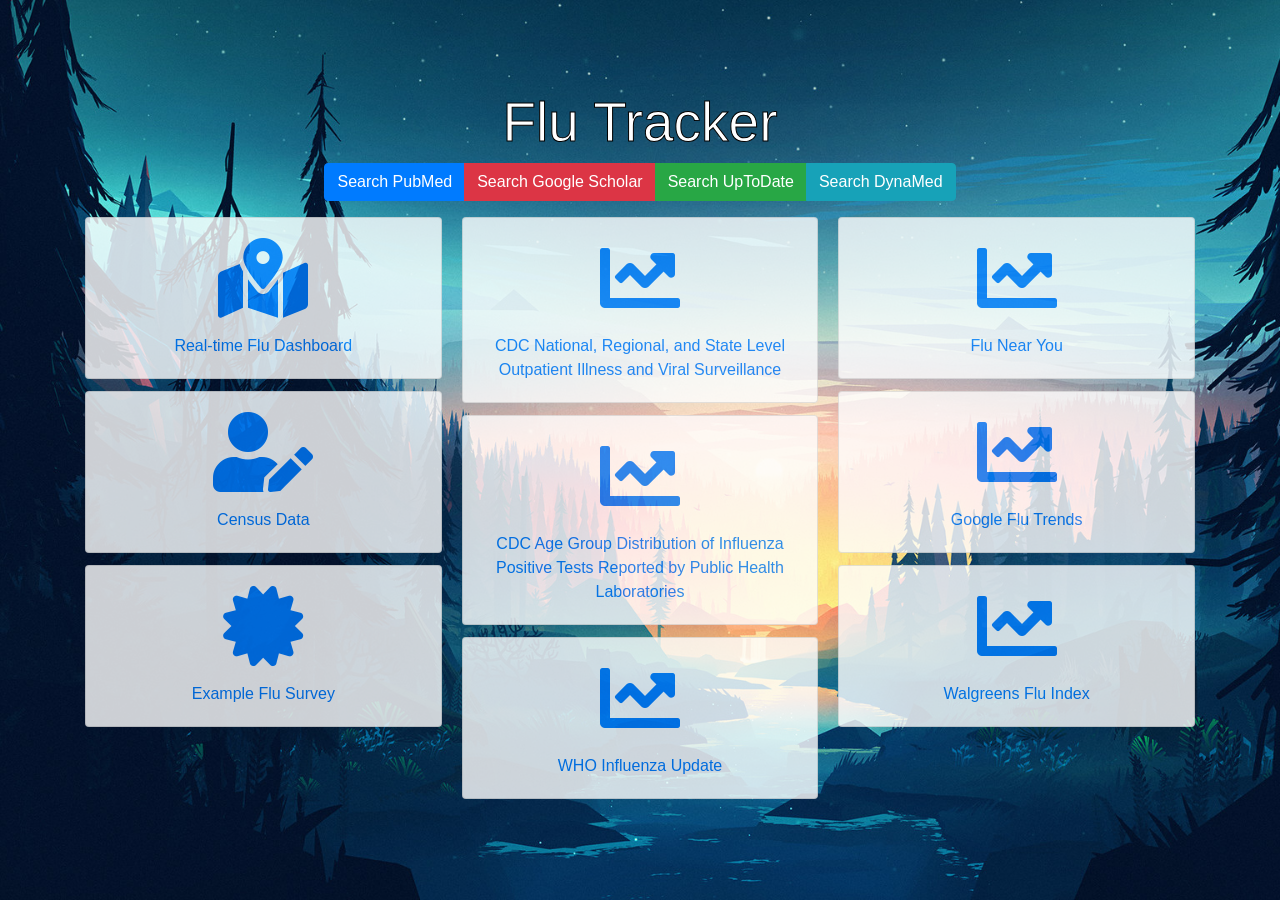
<file: public/index.html>
<!DOCTYPE html>
<html lang="en-US">
    <meta charset="utf-8"><script type="application/ld+json">
    {
        "@context" : "http://schema.org",
        "@type" : "BlogPosting",
        "mainEntityOfPage": {
             "@type": "WebPage",
             "@id": "\/"
        },
        "articleSection" : "",
        "name" : "Other Resources",
        "headline" : "Other Resources",
        "description" : "A website for flu information and real-time flu tracking",
        "inLanguage" : "en",
        "author" : "Brian Muchmore",
        "creator" : "Brian Muchmore",
        "publisher": "Brian Muchmore",
        "accountablePerson" : "Brian Muchmore",
        "copyrightHolder" : "Brian Muchmore",
        "copyrightYear" : "0001",
        "datePublished": "0001-01-01T00:00:00Z",
        "dateModified" : "0001-01-01T00:00:00Z",
        "url" : "\/",
        "wordCount" : "0",
        "keywords" : [ "Blog" ]
    }
</script>
<title>Other Resources</title><meta name="viewport" content="width=device-width, initial-scale=1, shrink-to-fit=no">
<meta name="description" content="">
<meta name="author" content="">
<link rel="icon" href="./favicon.ico">


<meta itemprop="name" content="Other Resources">
<meta itemprop="description" content="A website for flu information and real-time flu tracking">


<meta property="og:title" content="Other Resources" />
<meta property="og:description" content="A website for flu information and real-time flu tracking" />
<meta property="og:type" content="website" />
<meta property="og:url" content="/" />


<meta name="twitter:card" content="summary"/>
<meta name="twitter:title" content="Other Resources"/>
<meta name="twitter:description" content="A website for flu information and real-time flu tracking"/>


<link rel="alternate" href="./index.xml" type="application/rss+xml" title="Other Resources"/>





<link rel="stylesheet" href="./css/vendor.min.23ac3e49dd48ce6d085b62bc875cb3edcb04a38273aa5e2f48e06a8281f84567.css" integrity="sha256-I6w&#43;Sd1Izm0IW2K8h1yz7csEo4Jzql4vSOBqgoH4RWc=">    
<body class="text-center">
        <main role="main" class="container">

<h1 class="welcomeText" style="-webkit-text-stroke:1px black; font-size:55px;">Flu Tracker</h1>

<script type="text/javascript" src="http://code.jquery.com/jquery-1.9.1.js"></script>

<script>
function showdynamed()
{

$("#dynamedDIV").removeClass("none");
$("#dynamedDIV").addClass("showDIV");

$("#googlescholarDIV").removeClass("googlescholarDIV");
$("#googlescholarDIV").addClass("none");

$("#uptodateDIV").removeClass("showDIV");
$("#uptodateDIV").addClass("none");

$("#pubmedDIV").removeClass("pubmedDIV");
$("#pubmedDIV").addClass("none");

$("#scihubDIV").removeClass("scihubDIV");
$("#scihubDIV").addClass("none");
}

function showuptodate()
{

$("#uptodateDIV").removeClass("none");
$("#uptodateDIV").addClass("showDIV");

$("#googlescholarDIV").removeClass("googlescholarDIV");
$("#googlescholarDIV").addClass("none");

$("#dynamedDIV").removeClass("showDIV");
$("#dynamedDIV").addClass("none");

$("#pubmedDIV").removeClass("pubmedDIV");
$("#pubmedDIV").addClass("none");

$("#scihubDIV").removeClass("scihubDIV");
$("#scihubDIV").addClass("none");
}

function showpubmed()
{

$("#pubmedDIV").removeClass("none");
$("#pubmedDIV").addClass("pubmedDIV");

$("#googlescholarDIV").removeClass("googlescholarDIV");
$("#googlescholarDIV").addClass("none");

$("#dynamedDIV").removeClass("showDIV");
$("#dynamedDIV").addClass("none");

$("#uptodateDIV").removeClass("showDIV");
$("#uptodateDIV").addClass("none");

$("#scihubDIV").removeClass("scihubDIV");
$("#scihubDIV").addClass("none");
}

function showgooglescholar()
{

$("#googlescholarDIV").removeClass("none");
$("#googlescholarDIV").addClass("googlescholarDIV");

$("#dynamedDIV").removeClass("showDIV");
$("#dynamedDIV").addClass("none");

$("#uptodateDIV").removeClass("showDIV");
$("#uptodateDIV").addClass("none");

$("#pubmedDIV").removeClass("pubmedDIV");
$("#pubmedDIV").addClass("none")

$("#scihubDIV").removeClass("scihubDIV");
$("#scihubDIV").addClass("none");




















}
</script>

</head>
<body>

<div class="btn-group">
    <button type="button" data-switch-toggle="state" class="btn btn-primary" id="pubmed" onclick="showpubmed()">Search PubMed</button>
    <button type="button" data-switch-toggle="state" class="btn btn-danger" id="googlescholar" onclick="showgooglescholar()">Search Google Scholar</button>
    <button type="button" data-switch-toggle="state" class="btn btn-success" id="uptodate" onclick="showuptodate()">Search UpToDate</button>
    <button type="button" data-switch-toggle="state" class="btn btn-info" id="dynamed" onclick="showdynamed()">Search DynaMed</button>
</div>

<div id="dynamedDIV" class="none">
<form id="search-form-g" action="https://www.dynamed.com/results" method="get" target="_blank">
    <input id="search-bar" class="form-control" type="text" autofocus type="text" placeholder="Search DynaMed" name="q" alt="Search DynaMed" onkeydown="if(event.keyCode === 13) { this.form.submit(); return false; }">
</form>
</div>

<div id="uptodateDIV" class="none">
<form id="search-form-b" action="https://www.uptodate.com/contents/search?search" method="get" target="_blank">
    <input id="search-bar" class="form-control" type="text" autofocus type="text" placeholder="Search UpToDate" name="search" alt="Search UpToDate" onkeydown="if(event.keyCode === 13) { this.form.submit(); return false; }">
</form>
</div>

<div id="pubmedDIV" class="none">
<form id="search-form-ddg" action="https://www.ncbi.nlm.nih.gov/pubmed/" method="get" target="_blank">
    <input id="search-bar" class="form-control" type="text" autofocus type="text" placeholder="Search PubMed" name="term" alt="Search PubMed" onkeydown="if(event.keyCode === 13) { this.form.submit(); return false; }">
</form>
</div>

<div id="googlescholarDIV" class="none">
<form id="search-form-ddg" action="https://scholar.google.com/scholar?scholar" method="get" target="_blank">
    <input id="search-bar" class="form-control" type="text" autofocus type="text" placeholder="Search Google Scholar" name="q" alt="Search Google Scholar" onkeydown="if(event.keyCode === 13) { this.form.submit(); return false; }">
</form>
</div>

<style> 
.none { display:none; }, 
.showDIV { display:block; } 
</style>

</body>






    <div id="iconList" class="card-columns mt-3">
        
            
                <div id="iconListEntry" class="card">
                    <div class="card-body cursorPointer" onclick="location.href = '\/flu_dashboard.html'">
                        <p class="card-text"><a href="./flu_dashboard.html" target="_self" class="iconLink"><i class="fa-5x fas fa-map-marked-alt"></i></a></p>
                        <p class="card-text"><a href="./flu_dashboard.html" target="_self" class="iconLink">Real-time Flu Dashboard</a></p>
                    </div>
                </div>
            
                <div id="iconListEntry" class="card">
                    <div class="card-body cursorPointer" onclick="location.href = '\/census_trelliscope\/index.html'">
                        <p class="card-text"><a href="./census_trelliscope/index.html" target="_self" class="iconLink"><i class="fa-5x fas fa-user-edit"></i></a></p>
                        <p class="card-text"><a href="./census_trelliscope/index.html" target="_self" class="iconLink">Census Data</a></p>
                    </div>
                </div>
            
                <div id="iconListEntry" class="card">
                    <div class="card-body cursorPointer" onclick="location.href = 'https:\/\/testflusurvey.formr.org'">
                        <p class="card-text"><a href="https://testflusurvey.formr.org" target="_self" class="iconLink"><i class="fa-5x fas fa-certificate"></i></a></p>
                        <p class="card-text"><a href="https://testflusurvey.formr.org" target="_self" class="iconLink">Example Flu Survey</a></p>
                    </div>
                </div>
            
        
            
                <div id="iconListEntry" class="card">
                    <div class="card-body cursorPointer" onclick="location.href = 'https:\/\/gis.cdc.gov\/grasp\/fluview\/fluportaldashboard.html'">
                        <p class="card-text"><a href="https://gis.cdc.gov/grasp/fluview/fluportaldashboard.html" target="_self" class="iconLink"><i class="fa-5x fas fa-chart-line"></i></a></p>
                        <p class="card-text"><a href="https://gis.cdc.gov/grasp/fluview/fluportaldashboard.html" target="_self" class="iconLink">CDC National, Regional, and State Level Outpatient Illness and Viral Surveillance</a></p>
                    </div>
                </div>
            
                <div id="iconListEntry" class="card">
                    <div class="card-body cursorPointer" onclick="location.href = 'https:\/\/gis.cdc.gov\/grasp\/fluview\/flu_by_age_virus.html'">
                        <p class="card-text"><a href="https://gis.cdc.gov/grasp/fluview/flu_by_age_virus.html" target="_self" class="iconLink"><i class="fa-5x fas fa-chart-line"></i></a></p>
                        <p class="card-text"><a href="https://gis.cdc.gov/grasp/fluview/flu_by_age_virus.html" target="_self" class="iconLink">CDC Age Group Distribution of Influenza Positive Tests Reported by Public Health Laboratories</a></p>
                    </div>
                </div>
            
                <div id="iconListEntry" class="card">
                    <div class="card-body cursorPointer" onclick="location.href = 'https:\/\/www.who.int\/influenza\/surveillance_monitoring\/updates\/latest_update_GIP_surveillance\/en\/'">
                        <p class="card-text"><a href="https://www.who.int/influenza/surveillance_monitoring/updates/latest_update_GIP_surveillance/en/" target="_self" class="iconLink"><i class="fa-5x fas fa-chart-line"></i></a></p>
                        <p class="card-text"><a href="https://www.who.int/influenza/surveillance_monitoring/updates/latest_update_GIP_surveillance/en/" target="_self" class="iconLink">WHO Influenza Update</a></p>
                    </div>
                </div>
            
                <div id="iconListEntry" class="card">
                    <div class="card-body cursorPointer" onclick="location.href = 'https:\/\/flunearyou.org\/#!\/'">
                        <p class="card-text"><a href="https://flunearyou.org/#!/" target="_self" class="iconLink"><i class="fa-5x fas fa-chart-line"></i></a></p>
                        <p class="card-text"><a href="https://flunearyou.org/#!/" target="_self" class="iconLink">Flu Near You</a></p>
                    </div>
                </div>
            
                <div id="iconListEntry" class="card">
                    <div class="card-body cursorPointer" onclick="location.href = 'https:\/\/www.google.org\/flutrends\/about\/'">
                        <p class="card-text"><a href="https://www.google.org/flutrends/about/" target="_self" class="iconLink"><i class="fa-5x fas fa-chart-line"></i></a></p>
                        <p class="card-text"><a href="https://www.google.org/flutrends/about/" target="_self" class="iconLink">Google Flu Trends</a></p>
                    </div>
                </div>
            
                <div id="iconListEntry" class="card">
                    <div class="card-body cursorPointer" onclick="location.href = 'https:\/\/www.arcgis.com\/apps\/MapSeries\/index.html?appid=40d0763cd3cc42428b26f85202108469\x26utm_source=Direct'">
                        <p class="card-text"><a href="https://www.arcgis.com/apps/MapSeries/index.html?appid=40d0763cd3cc42428b26f85202108469&amp;utm_source=Direct" target="_self" class="iconLink"><i class="fa-5x fas fa-chart-line"></i></a></p>
                        <p class="card-text"><a href="https://www.arcgis.com/apps/MapSeries/index.html?appid=40d0763cd3cc42428b26f85202108469&amp;utm_source=Direct" target="_self" class="iconLink">Walgreens Flu Index</a></p>
                    </div>
                </div>
            
        
    </div>



        </main>


<script src="./js/vendor.min.7232115811badb7575f27fd8245a9afdb2a511aee521fc2d43368153554fe685.js"></script>


</body>
</html>
</file>
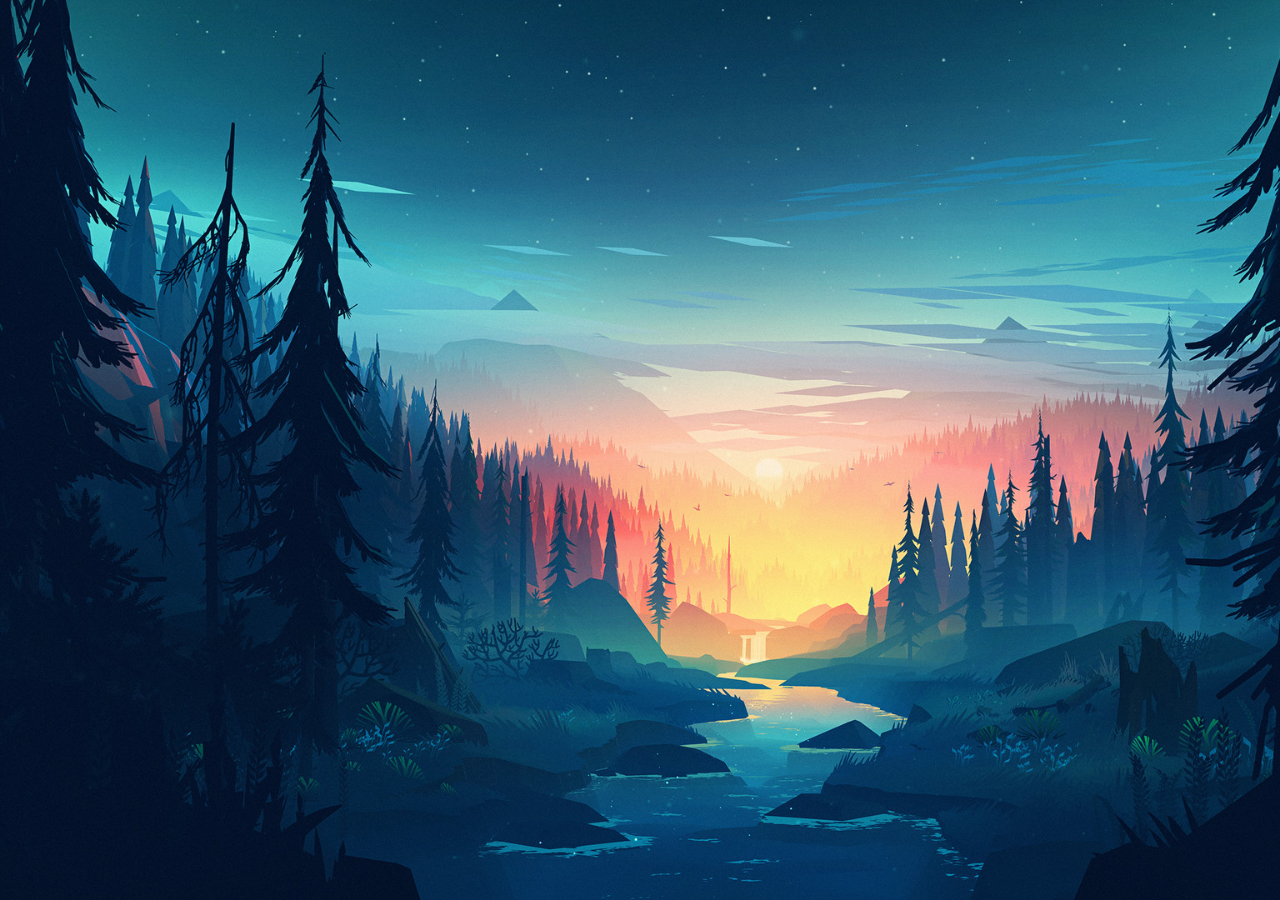
<file: public/categories.html>
<!DOCTYPE html>
<html lang="en-US">
    <meta charset="utf-8"><script type="application/ld+json">
    {
        "@context" : "http://schema.org",
        "@type" : "BlogPosting",
        "mainEntityOfPage": {
             "@type": "WebPage",
             "@id": "\/"
        },
        "articleSection" : "categories",
        "name" : "Categories",
        "headline" : "Categories",
        "description" : "A website for flu information and real-time flu tracking",
        "inLanguage" : "en",
        "author" : "Brian Muchmore",
        "creator" : "Brian Muchmore",
        "publisher": "Brian Muchmore",
        "accountablePerson" : "Brian Muchmore",
        "copyrightHolder" : "Brian Muchmore",
        "copyrightYear" : "0001",
        "datePublished": "0001-01-01T00:00:00Z",
        "dateModified" : "0001-01-01T00:00:00Z",
        "url" : "\/categories.html",
        "wordCount" : "0",
        "keywords" : [ "Blog" ]
    }
</script>
<title>Other Resources</title><meta name="viewport" content="width=device-width, initial-scale=1, shrink-to-fit=no">
<meta name="description" content="">
<meta name="author" content="">
<link rel="icon" href="./favicon.ico">


<meta itemprop="name" content="Categories">
<meta itemprop="description" content="A website for flu information and real-time flu tracking">


<meta property="og:title" content="Categories" />
<meta property="og:description" content="A website for flu information and real-time flu tracking" />
<meta property="og:type" content="website" />
<meta property="og:url" content="/categories.html" />


<meta name="twitter:card" content="summary"/>
<meta name="twitter:title" content="Categories"/>
<meta name="twitter:description" content="A website for flu information and real-time flu tracking"/>


<link rel="alternate" href="./index.xml" type="application/rss+xml" title="Other Resources"/>





<link rel="stylesheet" href="./css/vendor.min.23ac3e49dd48ce6d085b62bc875cb3edcb04a38273aa5e2f48e06a8281f84567.css" integrity="sha256-I6w&#43;Sd1Izm0IW2K8h1yz7csEo4Jzql4vSOBqgoH4RWc=">    
<body class="text-center">
        <main role="main" class="container">
        </main>


<script src="./js/vendor.min.7232115811badb7575f27fd8245a9afdb2a511aee521fc2d43368153554fe685.js"></script>


</body>
</html>
</file>
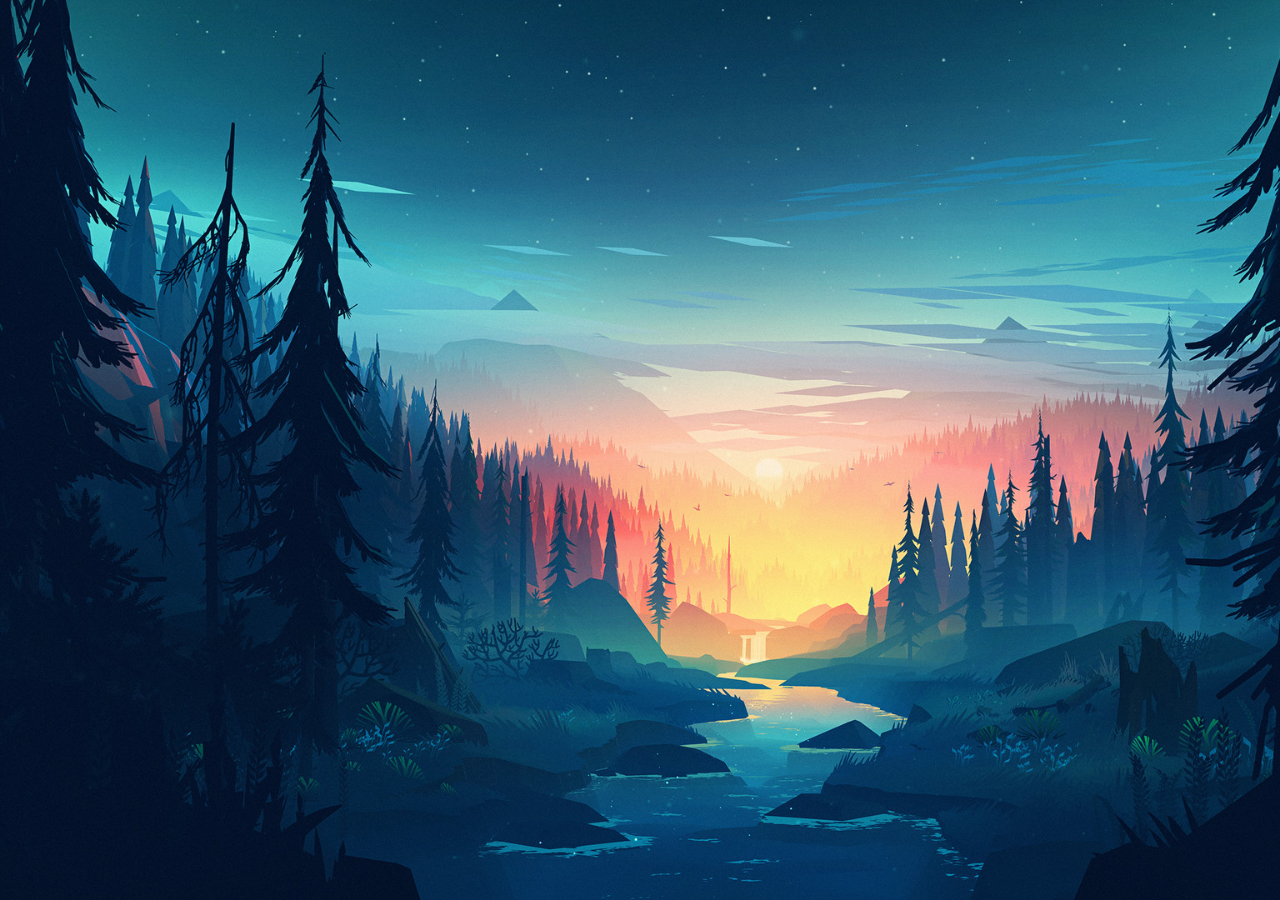
<file: public/tags.html>
<!DOCTYPE html>
<html lang="en-US">
    <meta charset="utf-8"><script type="application/ld+json">
    {
        "@context" : "http://schema.org",
        "@type" : "BlogPosting",
        "mainEntityOfPage": {
             "@type": "WebPage",
             "@id": "\/"
        },
        "articleSection" : "tags",
        "name" : "Tags",
        "headline" : "Tags",
        "description" : "A website for flu information and real-time flu tracking",
        "inLanguage" : "en",
        "author" : "Brian Muchmore",
        "creator" : "Brian Muchmore",
        "publisher": "Brian Muchmore",
        "accountablePerson" : "Brian Muchmore",
        "copyrightHolder" : "Brian Muchmore",
        "copyrightYear" : "0001",
        "datePublished": "0001-01-01T00:00:00Z",
        "dateModified" : "0001-01-01T00:00:00Z",
        "url" : "\/tags.html",
        "wordCount" : "0",
        "keywords" : [ "Blog" ]
    }
</script>
<title>Other Resources</title><meta name="viewport" content="width=device-width, initial-scale=1, shrink-to-fit=no">
<meta name="description" content="">
<meta name="author" content="">
<link rel="icon" href="./favicon.ico">


<meta itemprop="name" content="Tags">
<meta itemprop="description" content="A website for flu information and real-time flu tracking">


<meta property="og:title" content="Tags" />
<meta property="og:description" content="A website for flu information and real-time flu tracking" />
<meta property="og:type" content="website" />
<meta property="og:url" content="/tags.html" />


<meta name="twitter:card" content="summary"/>
<meta name="twitter:title" content="Tags"/>
<meta name="twitter:description" content="A website for flu information and real-time flu tracking"/>


<link rel="alternate" href="./index.xml" type="application/rss+xml" title="Other Resources"/>





<link rel="stylesheet" href="./css/vendor.min.23ac3e49dd48ce6d085b62bc875cb3edcb04a38273aa5e2f48e06a8281f84567.css" integrity="sha256-I6w&#43;Sd1Izm0IW2K8h1yz7csEo4Jzql4vSOBqgoH4RWc=">    
<body class="text-center">
        <main role="main" class="container">
        </main>


<script src="./js/vendor.min.7232115811badb7575f27fd8245a9afdb2a511aee521fc2d43368153554fe685.js"></script>


</body>
</html>
</file>
